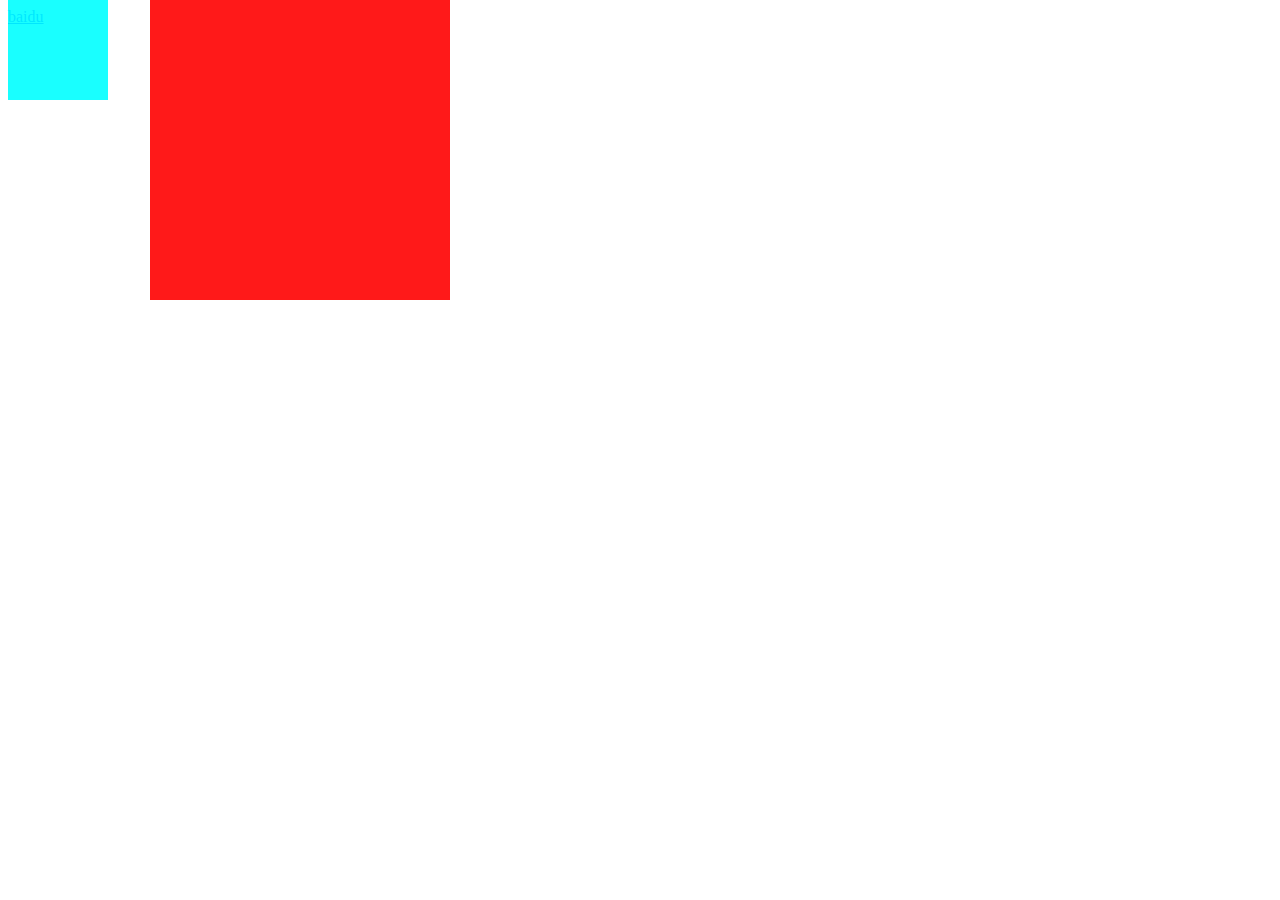
<file: index.html>
<!DOCTYPE html>
<html>
	<head>
		<meta charset="utf-8" />
		<meta name="viewport" content="width=device-width,initial-scale=1.0,user-scalable=no" />
		<title></title>
		<style type="text/css">
			.box{
				width: 100px;
				height: 100px;
				background: cyan;
				opacity: .9;
				position: absolute;
				top: 0;
			}
			.box2{
				width: 300px;
				height: 300px;
				background: red;
				opacity: .9;
				position: absolute;
				top: 0;
				left: 150px;
			}
		</style>
	</head>
	<body>
		<a href="https://www.baidu.com/">baidu</a>
		<div class="box" id="box"></div>
		<div class="box2" id="box2"></div>
		<script type="text/javascript">
			var box=document.getElementById("box");
			var box2=document.getElementById("box2");
			box.addEventListener("touchstart",function(ev){
					console.log("touchstart");
					ev.preventDefault();//阻止默认行为
					
			},false)
			box2.addEventListener("touchstart",function(ev){
				box2.innerHTML=ev.targetTouches.length;//测试触摸目标的触摸点
			})
			document.addEventListener("touchstart",function(ev){
				box.innerHTML=ev.touches.length;//测试有几个触摸点
			})
			document.addEventListener("touchmove",function(){
				console.log("touchmove")
			})
			document.addEventListener("touchend",function(){
				console.log("touchend")
			})
			box.addEventListener("touchend",function(){
				box.style.display="none";
			})
			/*document.addEventListener("touchstart",function(ev){
				ev.preventDefault();//阻止默认行为
				ev.touches.length;//触摸点
				ev.targetTouches.length;//目标触摸点
				ev.changeTouches,length;//移动的触摸点
			})*/
		</script>
	</body>
</html>
</file>
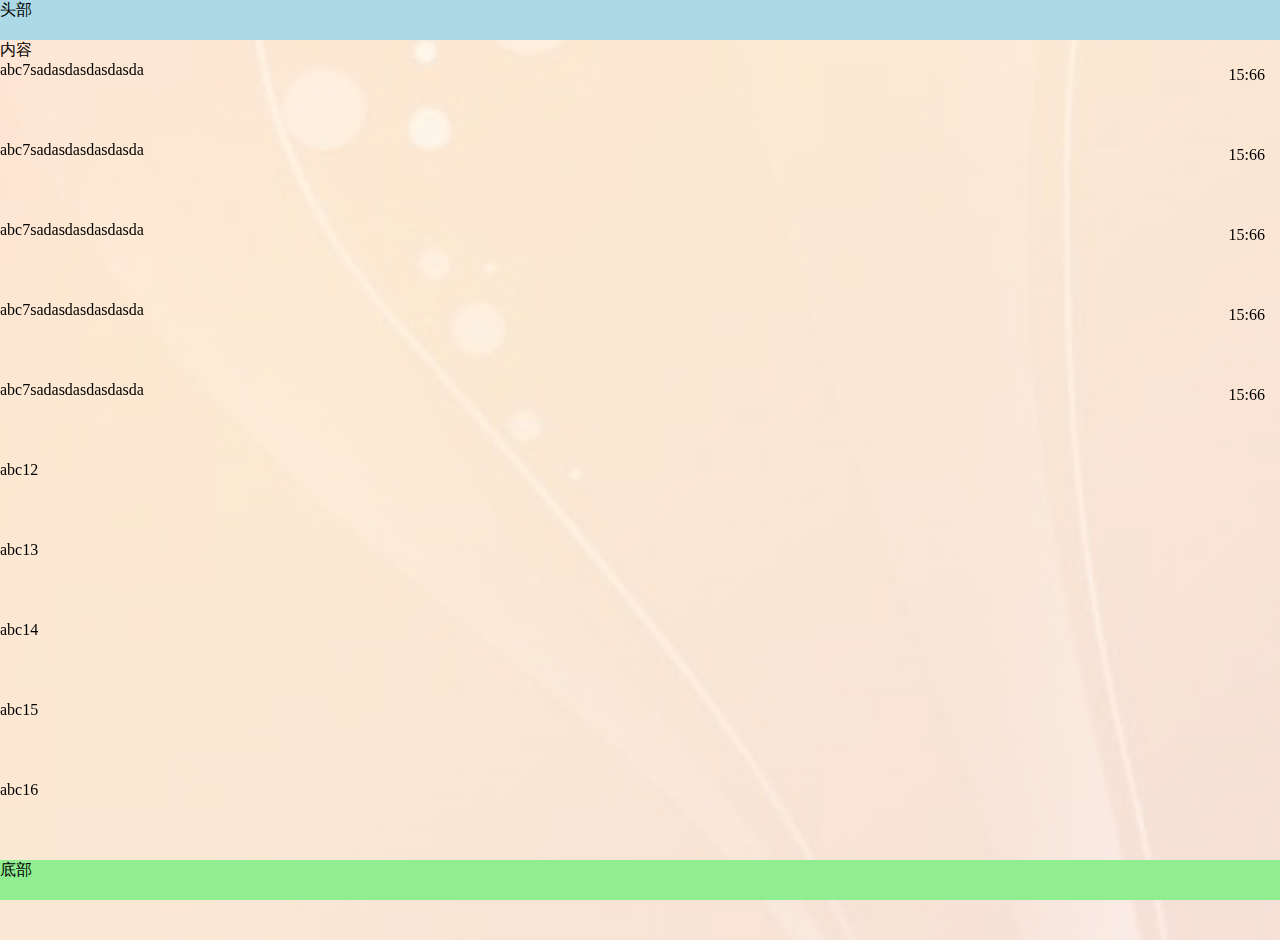
<file: mobile/index.html>
<!DOCTYPE html>
<html lang="en">
    <head>
        <meta charset="utf-8">
        <meta name="viewport" content="width=device-width, user-scalable=no, initial-scale=1.0, maximum-scale=1.0, minimum-scale=1.0" />
        <style>
       
        html{
            height: 100%;
            width: 100%;
        }
        body{
            width: 100%;height: 100%;margin: 0;
            /* background:yellow; */
           box-sizing:border-box;/*设置为怪异盒模型*/
        }
         header{
            width: 100%;height: 40px;
            background:lightblue;
            position: fixed;
         }
          section{
            width: 100%;height:100%;
            background:red;
            padding-top: 40px;
            overflow: auto;
            background:url(img/1.png);
            background-size:cover;
         }
          footer{
            width: 100%;height: 40px;
            background:lightgreen;
            position: fixed;
            bottom: 0;
         } 
         ul{
             margin: 0;padding: 0;list-style: none;
         }
         li{
            height: 80px;
            width: 100%;
            -webkit-box-sizing: border-box;
            position: relative;
            padding-right: 50px;
         }
         li p{
            width: 100%;
         }
         li span{
             position: absolute;
             right: 15px;
             top: 5px;  

         }
         .slh{
            text-overflow: ellipsis;
            overflow:hidden;
            white-space:nowrap; 
            
         }

        </style>
    </head>
    <body>
        <header>头部</header>
        <section>内容
      <ul>
           
            <li class="slh">abc7sadasdasdasdasda<span>15:66</span></li>
          <li class="slh">abc7sadasdasdasdasda<span>15:66</span></li>
          <li class="slh">abc7sadasdasdasdasda<span>15:66</span></li>
          <li class="slh">abc7sadasdasdasdasda<span>15:66</span></li>
         <li class="slh">abc7sadasdasdasdasda<span>15:66</span></li>
            <li>abc12</li>
            <li>abc13</li>
            <li>abc14</li>
            <li>abc15</li>
            <li>abc16</li>
            <li>abc17</li>
            <li>abc18</li>
            <li>abc19</li>
            <li>abc20</li>
            <li>abc21</li>
            <li>abc22</li>
            <li>abc23</li>
            <li>abc24</li>
            <li>abc25</li>
            <li>abc26</li>
            <li>abc27</li>
            <li>abc28</li>
            <li>abc29</li>
            <li>abc30</li>
            <li>abc31</li>
            <li>abc32</li>
            <li>abc33</li>
            <li>abc34</li>
            <li>abc35</li>
            <li>abc36</li>
            <li>abc37</li>
            <li>abc38</li>
            <li>abc39</li>
            <li>abc40</li>
            <li>abc41</li>
            <li>abc42</li>
            <li>abc43</li>
            <li>abc44</li>
            <li>abc45</li>
            <li>abc46</li>
            <li>abc47</li>
            <li>abc48</li>
            <li>abc49</li>
            <li>abc50</li>
            <li>abc51</li>
            <li>abc52</li>
            <li>abc53</li>
            <li>abc54</li>
            <li>abc55</li>
            <li>abc56</li>
            <li>abc57</li>
            <li>abc58</li>
            <li>abc59</li>
            <li>abc60</li>
            <li>abc61</li>
            <li>abc62</li>
            <li>abc63</li>
            <li>abc64</li>
            <li>abc65</li>
            <li>abc66</li>
            <li>abc67</li>
            <li>abc68</li>
            <li>abc69</li>
            <li>abc70</li>
            <li>abc71</li>
            <li>abc72</li>
            <li>abc73</li>
            <li>abc74</li>
            <li>abc75</li>
            <li>abc76</li>
            <li>abc77</li>
            <li>abc78</li>
            <li>abc79</li>
            <li>abc80</li>
            <li>abc81</li>
            <li>abc82</li>
            <li>abc83</li>
            <li>abc84</li>
            <li>abc85</li>
            <li>abc86</li>
            <li>abc87</li>
            <li>abc88</li>
            <li>abc89</li>
            <li>abc90</li>
            <li>abc91</li>
            <li>abc92</li>
            <li>abc93</li>
            <li>abc94</li>
            <li>abc95</li>
            <li>abc96</li>
            <li>abc97</li>
            <li>abc98</li>
            <li>abc99</li>
            <li>abc100</li>  
      </ul>
        </section>
        <footer>底部</footer>
    </body>
</html>
</file>
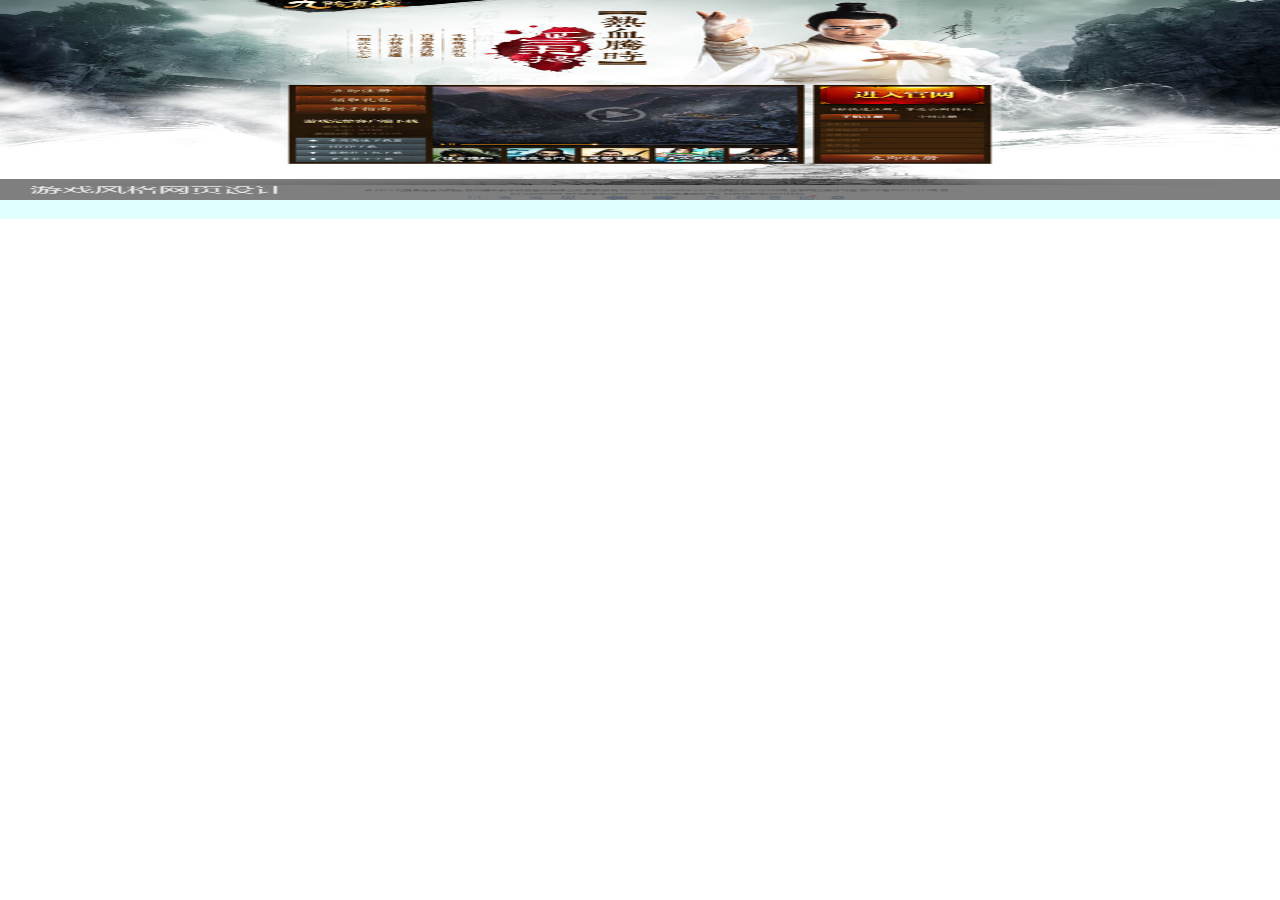
<file: new_file.html>
<!DOCTYPE html>
<html>
	<head>
		<meta charset="UTF-8">
		<meta name="viewport" content="width=device-width,initial-scale=1,minimum-scale=1,maximum-scale=1,user-scalable=no" />
		
		<title></title>
		<style type="text/css">
			*{
				-webkit-box-sizing: border-box;
			}
			html,body{
				margin: 0;
				width: 100%;
				height: 100%;
			}
			.container{
				width: 100%;
				height: 300px;
				overflow: hidden;
				position: relative;
			}
			ul{
				
				margin: 0;
				padding: 0;
				list-style: none;
				width: 400%;
				height: 300px;
				position: absolute;
			}
			ul li{
				width: 25%;
				float: left;
				background: lightcyan;
			}
			ul li img{
				width: 100%;
				height: 200px;
			}
		</style>
	</head>
	<body>
		<div class="container">
			<ul  id="list">
				<li><img src="img/1.jpg"/></li>
				<li><img src="img/2.jpg"/></li>
				<li><img src="img/3.jpg"/></li>
				<li><img src="img/4.jpg"/></li>
			</ul>
		</div>
		<script type="text/javascript">
			document.documentElement.style.fontSize=innerWidth/16+"px";
			function getStyle(obj,attr){
				return getComputedStyle(obj,null)[attr];
			}
			var list=document.getElementById("list");
			var lis=document.getElementsByTagName("li");
			var w=parseInt(getStyle(lis[0],"width"));
			var oleft=0;
			var n=0;//判断第几屏
			list.addEventListener("touchstart",function(ev){
				list.style.webkitTransition="none";
				var ex=ev.changedTouches[0].pageX;//触摸点的位置X坐标
				
				ev.preventDefault();//阻止默认行为
				oleft=this.offsetLeft;//ul(list)距离屏幕左边的距离
//				console.log(ev.changedTouches[0].pageX,ex)
				
				list.addEventListener("touchmove",function(ev){
					var dis=ev.changedTouches[0].pageX-ex;//移动的触摸点减去原本start的触摸点  得到手势方向和距离
//					console.log(ev.changedTouches[0].pageX,dis)
					
					list.style.left=oleft+dis+"px";//ul和屏幕的距离加上手动(触摸点)动的距离
				})
				list.addEventListener("touchend",function(ev){
					list.style.webkitTransition="all 300ms";
					n=Math.round(this.offsetLeft/w);
//					console.log(n,w,this.offsetLeft/w)
					if(n>0){
						n=0;
					}else if(n<-(lis.length-1)){
						n=-(lis.length-1);
					}
					list.style.left=n*w+"px";
				})
			})
		</script>
	</body>
</html>
</file>
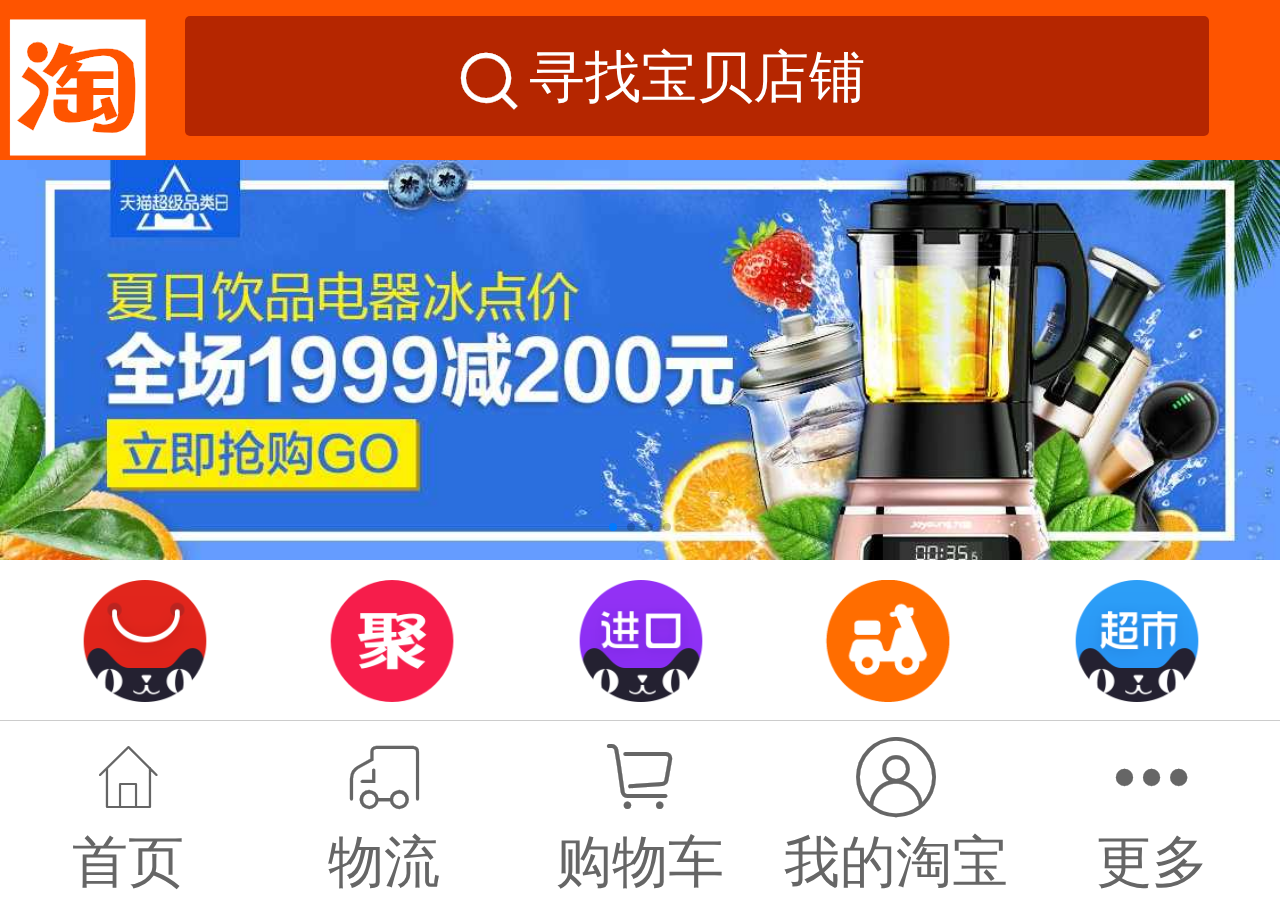
<file: taobao.html>
<!DOCTYPE html>
<html>
<head>
    <meta charset="utf-8">
    <meta name="viewport" content="width=device-width, user-scalable=no, initial-scale=1.0, maximum-scale=1.0, minimum-scale=1.0" />
    <title></title>
    <link rel="stylesheet" href="css/taobao.css" />
    <link rel="stylesheet" href="css/swiper-3.4.2.min.css" />
    <!-- <script src="js/jquery-3.1.1.min.js" type="text/javascript" charset="utf-8"></script> -->
    
    <script src="js/swiper-3.4.2.min.js" type="text/javascript" charset="utf-8"></script>
    <!-- <script src="js/taobao.js" type="text/javascript" charset="utf-8"></script> -->
</head>
<body>
    <div class="container">
        <header>
            <span><i class="iconfont">&#xe60f;</i></span>
            <div class="search"><input type="text" placeholder="寻找宝贝店铺"/><i class="iconfont">&#xe60c;</i></div>
        </header>

        <section>
            <div class="banner" id="box">
                <ul id="ul" class="swiper-wrapper">
                    <li class="swiper-slide"><img src="img2/banner1.jpg" alt="1" /></li>
                    <li class="swiper-slide"><img src="img2/banner2.jpg" alt="2" /></li>
                    <li class="swiper-slide"><img src="img2/banner3.jpg" alt="3" /></li>
                    <li class="swiper-slide"><img src="img2/banner4.jpg" alt="4" /></li>
                </ul>
                <div class="swiper-pagination"></div>
            </div>
            <div class="nav">
                <ul>
                    <li><img src="img2/nav_01.png" alt="1"><span>天猫</span></li>
                    <li><img src="img2/nav_02.png" alt="1"><span>聚划算</span></li>
                    <li><img src="img2/nav_03.png" alt="1"><span>天猫国际</span></li>
                    <li><img src="img2/nav_04.png" alt="1"><span>外卖</span></li>
                    <li><img src="img2/nav_05.png" alt="1"><span>天猫超市</span></li>
                    <li><img src="img2/nav_06.png" alt="1"><span>充值中心</span></li>
                    <li><img src="img2/nav_07.png" alt="1"><span>飞猪旅行</span></li>
                    <li><img src="img2/nav_08.png" alt="1"><span>领金币</span></li>
                    <li><img src="img2/nav_09.png" alt="1"><span>拍卖</span></li>
                    <li><img src="img2/nav_10.png" alt="1"><span>分类</span></li>
                </ul>
            </div>
            <div class="toutiao">
                <span class="toutiao_left"></span>
                
                    <span>最新</span>
                    <span>一片好的蚕丝面膜比你贴十根</span>
                
            </div>
            <div class="tqg">
                <div class="tqg_left"><img src="img2/hot_panel01.jpg" alt="1" /></div>
                <div class="tqg_right">
                    <div><img src="img2/hot_panel02.png" alt="2" /></div>
                    <div><img src="img2/hot_panel03.jpg" alt="3" /></div>
                    <div><img src="img2/hot_panel04.png" alt="4" /></div>
                </div>
                
            </div>
        </section>

        <footer>
            <ul>
                <li><i class="iconfont">&#xe63a;</i><span>首页</span></li>
                <li><i class="iconfont">&#xe668;</i><span>物流</span></li>
                <li><i class="iconfont">&#xe601;</i><span>购物车</span></li>
                <li><i class="iconfont">&#xe61d;</i><span>我的淘宝</span></li>
                <li><i class="iconfont">&#xe602;</i><span>更多</span></li>
            </ul>
        </footer>
    </div>
    
</body>
<script src="js/taobao.js" type="text/javascript" charset="utf-8">
</script>
<script>
    (window.onresize=function(){
        document.documentElement.style.fontSize=innerWidth/16+"px";
    })();
</script>
</html>
</file>
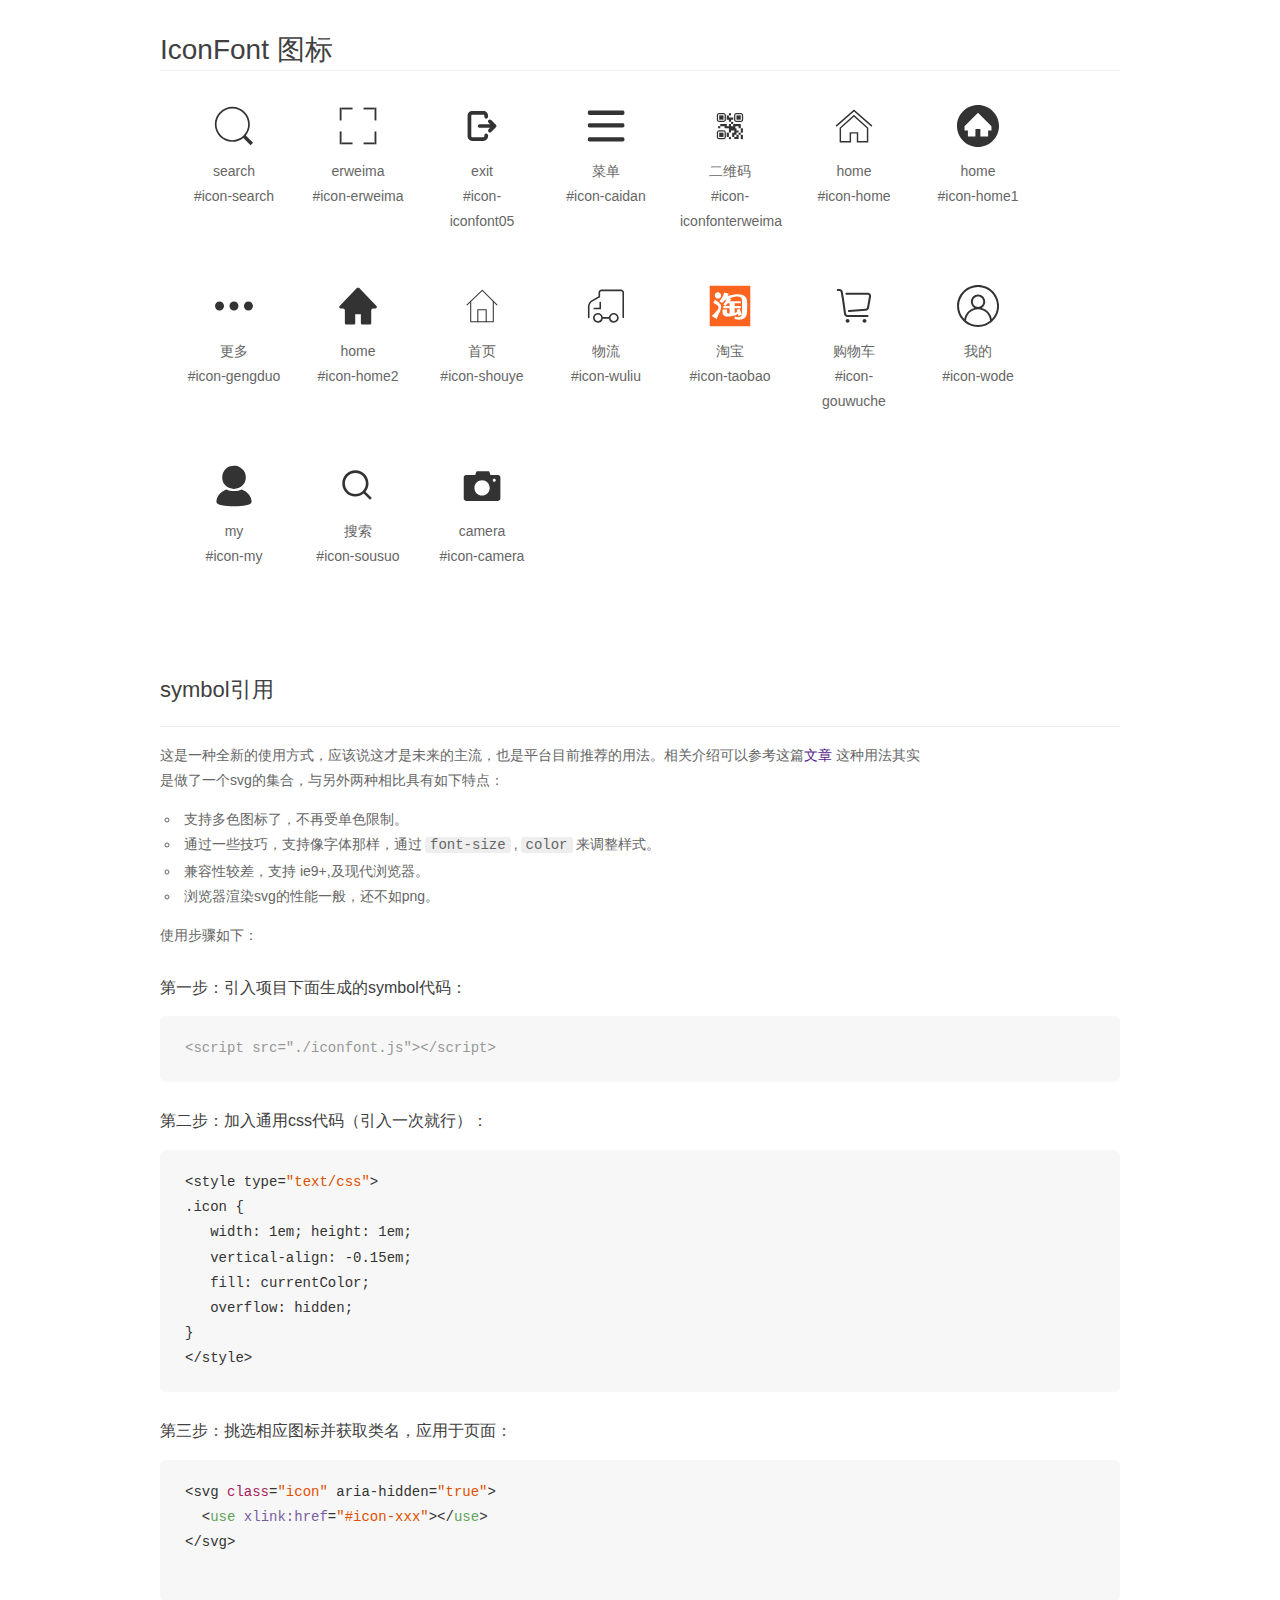
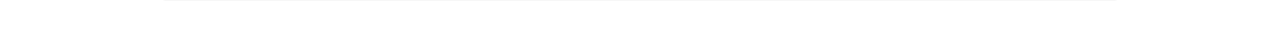
<file: iconfont/demo_symbol.html>
<!DOCTYPE html>
<html>
<head>
    <meta charset="utf-8"/>
    <title>IconFont</title>
    <link rel="stylesheet" href="demo.css">
    <script src="iconfont.js"></script>

    <style type="text/css">
        .icon {
          /* 通过设置 font-size 来改变图标大小 */
          width: 1em; height: 1em;
          /* 图标和文字相邻时，垂直对齐 */
          vertical-align: -0.15em;
          /* 通过设置 color 来改变 SVG 的颜色/fill */
          fill: currentColor;
          /* path 和 stroke 溢出 viewBox 部分在 IE 下会显示
             normalize.css 中也包含这行 */
          overflow: hidden;
        }

    </style>
</head>
<body>
    <div class="main markdown">
        <h1>IconFont 图标</h1>
        <ul class="icon_lists clear">
            
                <li>
                    <svg class="icon" aria-hidden="true">
                        <use xlink:href="#icon-search"></use>
                    </svg>
                    <div class="name">search</div>
                    <div class="fontclass">#icon-search</div>
                </li>
            
                <li>
                    <svg class="icon" aria-hidden="true">
                        <use xlink:href="#icon-erweima"></use>
                    </svg>
                    <div class="name">erweima</div>
                    <div class="fontclass">#icon-erweima</div>
                </li>
            
                <li>
                    <svg class="icon" aria-hidden="true">
                        <use xlink:href="#icon-iconfont05"></use>
                    </svg>
                    <div class="name">exit</div>
                    <div class="fontclass">#icon-iconfont05</div>
                </li>
            
                <li>
                    <svg class="icon" aria-hidden="true">
                        <use xlink:href="#icon-caidan"></use>
                    </svg>
                    <div class="name">菜单</div>
                    <div class="fontclass">#icon-caidan</div>
                </li>
            
                <li>
                    <svg class="icon" aria-hidden="true">
                        <use xlink:href="#icon-iconfonterweima"></use>
                    </svg>
                    <div class="name">二维码</div>
                    <div class="fontclass">#icon-iconfonterweima</div>
                </li>
            
                <li>
                    <svg class="icon" aria-hidden="true">
                        <use xlink:href="#icon-home"></use>
                    </svg>
                    <div class="name">home</div>
                    <div class="fontclass">#icon-home</div>
                </li>
            
                <li>
                    <svg class="icon" aria-hidden="true">
                        <use xlink:href="#icon-home1"></use>
                    </svg>
                    <div class="name">home</div>
                    <div class="fontclass">#icon-home1</div>
                </li>
            
                <li>
                    <svg class="icon" aria-hidden="true">
                        <use xlink:href="#icon-gengduo"></use>
                    </svg>
                    <div class="name">更多</div>
                    <div class="fontclass">#icon-gengduo</div>
                </li>
            
                <li>
                    <svg class="icon" aria-hidden="true">
                        <use xlink:href="#icon-home2"></use>
                    </svg>
                    <div class="name">home</div>
                    <div class="fontclass">#icon-home2</div>
                </li>
            
                <li>
                    <svg class="icon" aria-hidden="true">
                        <use xlink:href="#icon-shouye"></use>
                    </svg>
                    <div class="name">首页</div>
                    <div class="fontclass">#icon-shouye</div>
                </li>
            
                <li>
                    <svg class="icon" aria-hidden="true">
                        <use xlink:href="#icon-wuliu"></use>
                    </svg>
                    <div class="name">物流</div>
                    <div class="fontclass">#icon-wuliu</div>
                </li>
            
                <li>
                    <svg class="icon" aria-hidden="true">
                        <use xlink:href="#icon-taobao"></use>
                    </svg>
                    <div class="name">淘宝</div>
                    <div class="fontclass">#icon-taobao</div>
                </li>
            
                <li>
                    <svg class="icon" aria-hidden="true">
                        <use xlink:href="#icon-gouwuche"></use>
                    </svg>
                    <div class="name">购物车</div>
                    <div class="fontclass">#icon-gouwuche</div>
                </li>
            
                <li>
                    <svg class="icon" aria-hidden="true">
                        <use xlink:href="#icon-wode"></use>
                    </svg>
                    <div class="name">我的</div>
                    <div class="fontclass">#icon-wode</div>
                </li>
            
                <li>
                    <svg class="icon" aria-hidden="true">
                        <use xlink:href="#icon-my"></use>
                    </svg>
                    <div class="name">my</div>
                    <div class="fontclass">#icon-my</div>
                </li>
            
                <li>
                    <svg class="icon" aria-hidden="true">
                        <use xlink:href="#icon-sousuo"></use>
                    </svg>
                    <div class="name">搜索</div>
                    <div class="fontclass">#icon-sousuo</div>
                </li>
            
                <li>
                    <svg class="icon" aria-hidden="true">
                        <use xlink:href="#icon-camera"></use>
                    </svg>
                    <div class="name">camera</div>
                    <div class="fontclass">#icon-camera</div>
                </li>
            
        </ul>


        <h2 id="symbol-">symbol引用</h2>
        <hr>

        <p>这是一种全新的使用方式，应该说这才是未来的主流，也是平台目前推荐的用法。相关介绍可以参考这篇<a href="">文章</a>
        这种用法其实是做了一个svg的集合，与另外两种相比具有如下特点：</p>
        <ul>
          <li>支持多色图标了，不再受单色限制。</li>
          <li>通过一些技巧，支持像字体那样，通过<code>font-size</code>,<code>color</code>来调整样式。</li>
          <li>兼容性较差，支持 ie9+,及现代浏览器。</li>
          <li>浏览器渲染svg的性能一般，还不如png。</li>
        </ul>
        <p>使用步骤如下：</p>
        <h3 id="-symbol-">第一步：引入项目下面生成的symbol代码：</h3>
        <pre><code class="lang-js hljs javascript"><span class="hljs-comment">&lt;script src="./iconfont.js"&gt;&lt;/script&gt;</span></code></pre>
        <h3 id="-css-">第二步：加入通用css代码（引入一次就行）：</h3>
        <pre><code class="lang-js hljs javascript">&lt;style type=<span class="hljs-string">"text/css"</span>&gt;
.icon {
   width: <span class="hljs-number">1</span>em; height: <span class="hljs-number">1</span>em;
   vertical-align: <span class="hljs-number">-0.15</span>em;
   fill: currentColor;
   overflow: hidden;
}
&lt;<span class="hljs-regexp">/style&gt;</span></code></pre>
        <h3 id="-">第三步：挑选相应图标并获取类名，应用于页面：</h3>
        <pre><code class="lang-js hljs javascript">&lt;svg <span class="hljs-class"><span class="hljs-keyword">class</span></span>=<span class="hljs-string">"icon"</span> aria-hidden=<span class="hljs-string">"true"</span>&gt;<span class="xml"><span class="hljs-tag">
  &lt;<span class="hljs-name">use</span> <span class="hljs-attr">xlink:href</span>=<span class="hljs-string">"#icon-xxx"</span>&gt;</span><span class="hljs-tag">&lt;/<span class="hljs-name">use</span>&gt;</span>
</span>&lt;<span class="hljs-regexp">/svg&gt;
        </span></code></pre>
    </div>
</body>
</html>
</file>
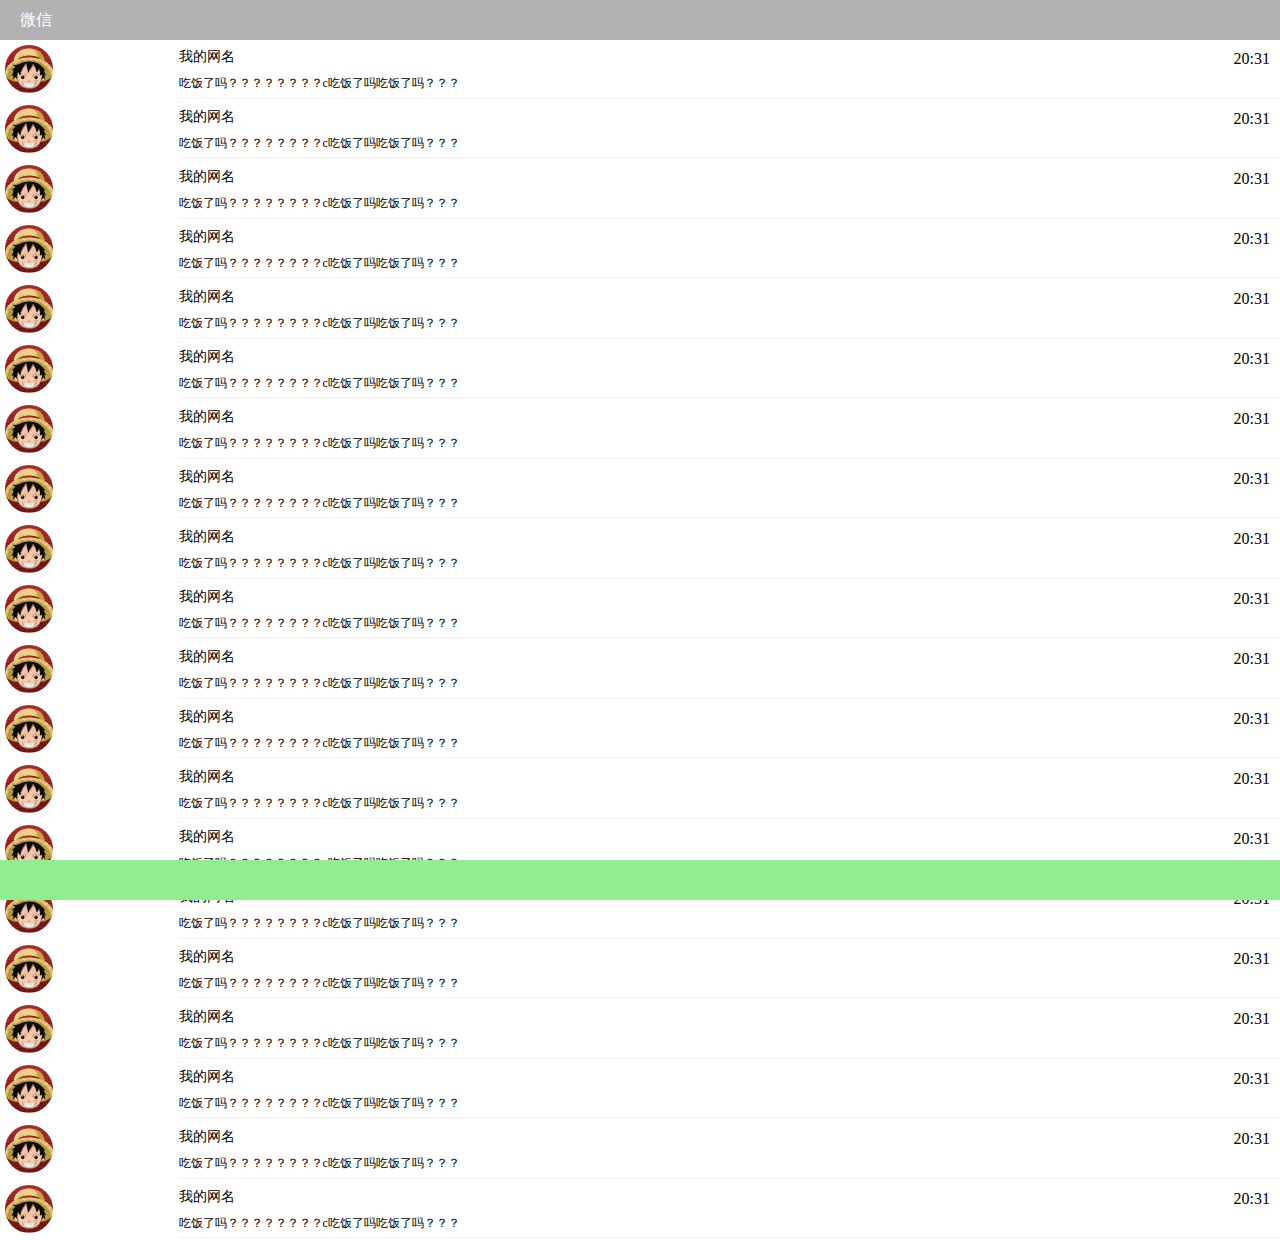
<file: mobile/qq.html>
<!DOCTYPE html>
<html lang="en">
    <head>
        <meta charset="utf-8">
        <meta name="viewport" content="width=device-width, user-scalable=no, initial-scale=1.0, maximum-scale=1.0, minimum-scale=1.0" />
        <style>
        *{
            margin: 0;
            padding: 0; box-sizing:border-box;
        }
          html{
            width: 100%;height: 100%;
          }
           body{
            width: 100%;height: 100%;margin: 0; box-sizing:border-box;
          }
          ul,ol{
            margin:0;
            padding: 0;
            list-style: none;
          }
          header{
            width: 100%;
            height: 40px;
            text-align: left;
            padding-left: 20px;
            -webkit-box-sizing:border-box;
            font-size: 16px;
            background-color: #b2b2b2;
            color:#fff;
            line-height: 40px;
          }
          section ul li{
            width: 100%;
            height:60px;
            -webkit-box-sizing:border-box;
            box-sizing: border-box;
            padding:5px;
            position: relative;
             text-overflow: ellipsis;
            overflow:hidden;
            white-space:nowrap; 
            
          }
          section ul li img{
            width: 48px;
            height: 48px;
            float:left;
            border-radius: 50%;
          }
          section ul li div{
            float: left;
            width: 100%;
            height: 100%;
            margin-left: 20px;
            border-bottom: 1px solid #efefef;
            position: absolute;
            padding-right: 100px;
            transform: translate(12%,-11%);

        }
           section ul li div h4{
                margin-top: 5px;
                font-size:14px;
                line-height: 2;
                font-weight: normal;
                 text-overflow: ellipsis;
            overflow:hidden;
            white-space:nowrap; 
           }
           section ul li div p{
                line-height: 2;
                font-size: 12px;
                 text-overflow: ellipsis;
            overflow:hidden;
            white-space:nowrap; 
           }
           section ul li span{
            position: absolute;
            top: 10px;
            right: 10px;
           }
            footer{
            width: 100%;height: 40px;
            background:lightgreen;
            position: fixed;
            bottom: 0;
         } 
        </style>
    </head>
    <body>
    <header>微信</header>
    <section>
        <ul>
            <li>
                <img src="img/2.png" height="147" width="147" alt="" />
                <div>
                    <h4>我的网名</h4>
                    <p>吃饭了吗？？？？？？？？c吃饭了吗吃饭了吗？？？</p>
                </div>
                <span>20:31</span>
            </li>
            <li>
                <img src="img/2.png" height="147" width="147" alt="" />
                <div>
                    <h4>我的网名</h4>
                    <p>吃饭了吗？？？？？？？？c吃饭了吗吃饭了吗？？？</p>
                </div>
                <span>20:31</span>
            </li>  
            <li>
                <img src="img/2.png" height="147" width="147" alt="" />
                <div>
                    <h4>我的网名</h4>
                    <p>吃饭了吗？？？？？？？？c吃饭了吗吃饭了吗？？？</p>
                </div>
                <span>20:31</span>
            </li>             <li>
                <img src="img/2.png" height="147" width="147" alt="" />
                <div>
                    <h4>我的网名</h4>
                    <p>吃饭了吗？？？？？？？？c吃饭了吗吃饭了吗？？？</p>
                </div>
                <span>20:31</span>
            </li>             <li>
                <img src="img/2.png" height="147" width="147" alt="" />
                <div>
                    <h4>我的网名</h4>
                    <p>吃饭了吗？？？？？？？？c吃饭了吗吃饭了吗？？？</p>
                </div>
                <span>20:31</span>
            </li>             <li>
                <img src="img/2.png" height="147" width="147" alt="" />
                <div>
                    <h4>我的网名</h4>
                    <p>吃饭了吗？？？？？？？？c吃饭了吗吃饭了吗？？？</p>
                </div>
                <span>20:31</span>
            </li>             <li>
                <img src="img/2.png" height="147" width="147" alt="" />
                <div>
                    <h4>我的网名</h4>
                    <p>吃饭了吗？？？？？？？？c吃饭了吗吃饭了吗？？？</p>
                </div>
                <span>20:31</span>
            </li>             <li>
                <img src="img/2.png" height="147" width="147" alt="" />
                <div>
                    <h4>我的网名</h4>
                    <p>吃饭了吗？？？？？？？？c吃饭了吗吃饭了吗？？？</p>
                </div>
                <span>20:31</span>
            </li>             <li>
                <img src="img/2.png" height="147" width="147" alt="" />
                <div>
                    <h4>我的网名</h4>
                    <p>吃饭了吗？？？？？？？？c吃饭了吗吃饭了吗？？？</p>
                </div>
                <span>20:31</span>
            </li>             <li>
                <img src="img/2.png" height="147" width="147" alt="" />
                <div>
                    <h4>我的网名</h4>
                    <p>吃饭了吗？？？？？？？？c吃饭了吗吃饭了吗？？？</p>
                </div>
                <span>20:31</span>
            </li>             <li>
                <img src="img/2.png" height="147" width="147" alt="" />
                <div>
                    <h4>我的网名</h4>
                    <p>吃饭了吗？？？？？？？？c吃饭了吗吃饭了吗？？？</p>
                </div>
                <span>20:31</span>
            </li>             <li>
                <img src="img/2.png" height="147" width="147" alt="" />
                <div>
                    <h4>我的网名</h4>
                    <p>吃饭了吗？？？？？？？？c吃饭了吗吃饭了吗？？？</p>
                </div>
                <span>20:31</span>
            </li>             <li>
                <img src="img/2.png" height="147" width="147" alt="" />
                <div>
                    <h4>我的网名</h4>
                    <p>吃饭了吗？？？？？？？？c吃饭了吗吃饭了吗？？？</p>
                </div>
                <span>20:31</span>
            </li>             <li>
                <img src="img/2.png" height="147" width="147" alt="" />
                <div>
                    <h4>我的网名</h4>
                    <p>吃饭了吗？？？？？？？？c吃饭了吗吃饭了吗？？？</p>
                </div>
                <span>20:31</span>
            </li>             <li>
                <img src="img/2.png" height="147" width="147" alt="" />
                <div>
                    <h4>我的网名</h4>
                    <p>吃饭了吗？？？？？？？？c吃饭了吗吃饭了吗？？？</p>
                </div>
                <span>20:31</span>
            </li>             <li>
                <img src="img/2.png" height="147" width="147" alt="" />
                <div>
                    <h4>我的网名</h4>
                    <p>吃饭了吗？？？？？？？？c吃饭了吗吃饭了吗？？？</p>
                </div>
                <span>20:31</span>
            </li>             <li>
                <img src="img/2.png" height="147" width="147" alt="" />
                <div>
                    <h4>我的网名</h4>
                    <p>吃饭了吗？？？？？？？？c吃饭了吗吃饭了吗？？？</p>
                </div>
                <span>20:31</span>
            </li>             <li>
                <img src="img/2.png" height="147" width="147" alt="" />
                <div>
                    <h4>我的网名</h4>
                    <p>吃饭了吗？？？？？？？？c吃饭了吗吃饭了吗？？？</p>
                </div>
                <span>20:31</span>
            </li>             <li>
                <img src="img/2.png" height="147" width="147" alt="" />
                <div>
                    <h4>我的网名</h4>
                    <p>吃饭了吗？？？？？？？？c吃饭了吗吃饭了吗？？？</p>
                </div>
                <span>20:31</span>
            </li>             <li>
                <img src="img/2.png" height="147" width="147" alt="" />
                <div>
                    <h4>我的网名</h4>
                    <p>吃饭了吗？？？？？？？？c吃饭了吗吃饭了吗？？？</p>
                </div>
                <span>20:31</span>
            </li>             
        </ul>
    </section>
    <footer></footer>
    </body>
</html>
</file>
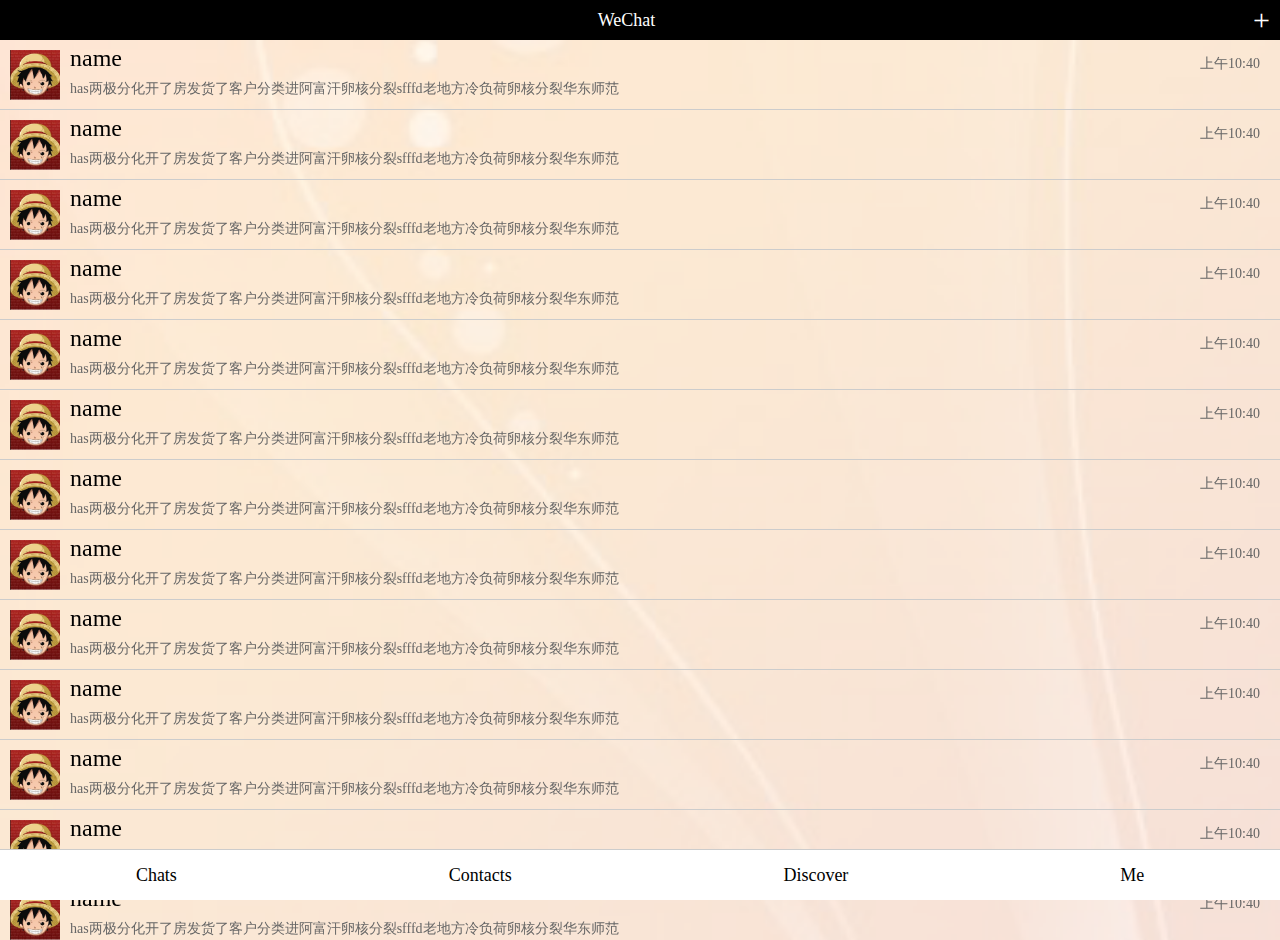
<file: mobile/wechat.html>
<!DOCTYPE html>
<html>
<head>
    <meta charset="UTF-8">
     <meta name="viewport" content="width=device-width, user-scalable=no, initial-scale=1.0, maximum-scale=1.0, minimum-scale=1.0" />
    <title></title>
    <style type="text/css">
        *{
            margin: 0;
            padding: 0;
        }
       html{
        width: 100%;
        height: 100%;
       }
       body{
        width: 100%;
        height: 100%;
        margin: 0;
        box-sizing:border-box;
       }
       header{
        width: 100%;
        height: 40px;
        background: #000;
        position: fixed;
        text-align: center;
        line-height: 40px;
        color: #fff;
        font-size: 18px;
       }
       header span{
        float: right;
        font-size: 30px;
        margin-right: 10px;
       }
       section{
        width: 100%;
        height: 100%;
        padding-top: 40px;
        overflow: auto;
        background: url(img/1.png);
        background-size: cover;
       }
       section ul{
        list-style: none;
       }
       section ul li{
        width: 100%;
        height: 70px;
        box-sizing: border-box;
       padding: 10px;
        border-bottom: 1px solid #ccc;
        position: relative;

       }
       section ul li img{
        width: 50px;
        height: 50px;
        display: inline-block;
       }
       section ul li div{
        position: absolute;
        top: 5px;
        left: 70px;
        width: 100%;
       }
       section ul li div .name{
        font-size: 24px;
        float: left;
        color: #000;

       }
       section ul li div .time{
        font-size: 14px;
        color:#666;
        position: absolute;
        right: 90px;
        top: 10px;
       }
       section ul li span{
        color: #666;
        font-size: 14px;
        text-overflow:ellipsis;
        overflow: hidden;
        white-space: nowrap;
        width: 80%;
        position: absolute;
        left: 70px;
        top: 40px;
       }
       footer{
        width: 100%;
        height: 50px;
        background: #fff;
        border-top: 1px solid #ccc;
        position: fixed;
        bottom: 0;
        
       }
       footer ul{
        list-style: none;
        display: flex;
        justify-content:space-around;
       }
       footer ul li{
        float: left;
        height: 50px;
        text-align: center;
        line-height: 50px;
        font-size: 18px;
       }
    </style>
</head>
<body>
    <header>WeChat
        <span>+</span>
    </header>
    <section>

        <ul id="ul">
            <li><img src="img/2.png"><div><p class="name">name</p><p class="time">上午10:40</p></div><span>has两极分化开了房发货了客户分类进阿富汗卵核分裂sfffd老地方冷负荷卵核分裂华东师范</span></li>
            <li><img src="img/2.png"><div><p class="name">name</p><p class="time">上午10:40</p></div><span>has两极分化开了房发货了客户分类进阿富汗卵核分裂sfffd老地方冷负荷卵核分裂华东师范</span></li>
            <li><img src="img/2.png"><div><p class="name">name</p><p class="time">上午10:40</p></div><span>has两极分化开了房发货了客户分类进阿富汗卵核分裂sfffd老地方冷负荷卵核分裂华东师范</span></li>
            <li><img src="img/2.png"><div><p class="name">name</p><p class="time">上午10:40</p></div><span>has两极分化开了房发货了客户分类进阿富汗卵核分裂sfffd老地方冷负荷卵核分裂华东师范</span></li>
            <li><img src="img/2.png"><div><p class="name">name</p><p class="time">上午10:40</p></div><span>has两极分化开了房发货了客户分类进阿富汗卵核分裂sfffd老地方冷负荷卵核分裂华东师范</span></li>
            <li><img src="img/2.png"><div><p class="name">name</p><p class="time">上午10:40</p></div><span>has两极分化开了房发货了客户分类进阿富汗卵核分裂sfffd老地方冷负荷卵核分裂华东师范</span></li>
            <li><img src="img/2.png"><div><p class="name">name</p><p class="time">上午10:40</p></div><span>has两极分化开了房发货了客户分类进阿富汗卵核分裂sfffd老地方冷负荷卵核分裂华东师范</span></li>
            <li><img src="img/2.png"><div><p class="name">name</p><p class="time">上午10:40</p></div><span>has两极分化开了房发货了客户分类进阿富汗卵核分裂sfffd老地方冷负荷卵核分裂华东师范</span></li>
            <li><img src="img/2.png"><div><p class="name">name</p><p class="time">上午10:40</p></div><span>has两极分化开了房发货了客户分类进阿富汗卵核分裂sfffd老地方冷负荷卵核分裂华东师范</span></li>
            <li><img src="img/2.png"><div><p class="name">name</p><p class="time">上午10:40</p></div><span>has两极分化开了房发货了客户分类进阿富汗卵核分裂sfffd老地方冷负荷卵核分裂华东师范</span></li>
            <li><img src="img/2.png"><div><p class="name">name</p><p class="time">上午10:40</p></div><span>has两极分化开了房发货了客户分类进阿富汗卵核分裂sfffd老地方冷负荷卵核分裂华东师范</span></li>
            <li><img src="img/2.png"><div><p class="name">name</p><p class="time">上午10:40</p></div><span>has两极分化开了房发货了客户分类进阿富汗卵核分裂sfffd老地方冷负荷卵核分裂华东师范</span></li>
            <li><img src="img/2.png"><div><p class="name">name</p><p class="time">上午10:40</p></div><span>has两极分化开了房发货了客户分类进阿富汗卵核分裂sfffd老地方冷负荷卵核分裂华东师范</span></li>
            <li><img src="img/2.png"><div><p class="name">name</p><p class="time">上午10:40</p></div><span>has两极分化开了房发货了客户分类进阿富汗卵核分裂sfffd老地方冷负荷卵核分裂华东师范</span></li>
            <li><img src="img/2.png"><div><p class="name">name</p><p class="time">上午10:40</p></div><span>has两极分化开了房发货了客户分类进阿富汗卵核分裂sfffd老地方冷负荷卵核分裂华东师范</span></li>
            <li><img src="img/2.png"><div><p class="name">name</p><p class="time">上午10:40</p></div><span>has两极分化开了房发货了客户分类进阿富汗卵核分裂sfffd老地方冷负荷卵核分裂华东师范</span></li>
            <li><img src="img/2.png"><div><p class="name">name</p><p class="time">上午10:40</p></div><span>has两极分化开了房发货了客户分类进阿富汗卵核分裂sfffd老地方冷负荷卵核分裂华东师范</span></li>
            <li><img src="img/2.png"><div><p class="name">name</p><p class="time">上午10:40</p></div><span>has两极分化开了房发货了客户分类进阿富汗卵核分裂sfffd老地方冷负荷卵核分裂华东师范</span></li>


        </ul>

    </section>
    <footer>
        <ul>
            <li>Chats</li>
            <li>Contacts</li>
            <li>Discover</li>
            <li>Me</li>
        </ul>
    </footer>
</body>
<script type="text/javascript">
  
</script>
</html>
</file>
<file: css/taobao.css>
.container header {
  width: 100%;
  height: 2rem; }

@font-face {
  font-family: 'iconfont';
  src: url("../iconfont/font/iconfont.eot");
  src: url("../iconfont/font/iconfont.eot?#iefix") format("embedded-opentype"), url("../iconfont/font/iconfont.woff") format("woff"), url("../iconfont/font/iconfont.ttf") format("truetype"), url("iconfont.svg#iconfont") format("svg"); }
.iconfont {
  font-family: "iconfont" !important;
  font-size: 16px;
  font-style: normal;
  -webkit-font-smoothing: antialiased;
  -webkit-text-stroke-width: 0.2px;
  -moz-osx-font-smoothing: grayscale; }

* {
  margin: 0;
  padding: 0;
  -webkit-box-sizing: border-box; }

body, html {
  width: 100%;
  height: 100%; }

ul, ol {
  list-style: none; }

input::-webkit-input-placeholder, textarea::-webkit-input-placeholder {
  color: #fff; }

input:-moz-placeholder, textarea:-moz-placeholder {
  color: #fff; }

input::-moz-placeholder, textarea::-moz-placeholder {
  color: #fff; }

input:-ms-input-placeholder, textarea:-ms-input-placeholder {
  color: #fff; }

.container {
  overflow: hidden;
  display: flex;
  flex-direction: column;
  width: 100%;
  height: 100%; }
  .container header {
    background: #fe5400;
    padding: 0.1rem;
    position: relative; }
    .container header span {
      display: inline-block;
      width: 14%;
      height: 2rem; }
      .container header span i {
        color: #fff;
        font-size: 1.75rem;
        line-height: 2rem; }
    .container header .search {
      position: absolute;
      top: 0.2rem;
      display: inline-block;
      width: 80%;
      height: 1.5rem; }
      .container header .search i {
        font-size: 1rem;
        color: #fff;
        position: absolute;
        left: 26%;
        top: 0.3rem; }
      .container header .search input {
        background: #b52600;
        width: 100%;
        height: 1.5rem;
        border-radius: 5px;
        text-align: center;
        border: none;
        font-size: 0.7rem; }
  .container section {
    overflow: auto;
    flex: 1;
    background: #ccc; }
    .container section .banner {
      width: 100%;
      height: 5rem;
      position: relative;
      overflow: hidden; }
      .container section .banner ul {
        width: 500%;
        height: 5rem;
        position: absolute; }
        .container section .banner ul li {
          width: 20%;
          float: left; }
          .container section .banner ul li img {
            width: 100%;
            height: 5rem; }
      .container section .banner ol {
        position: absolute;
        right: 0.5rem;
        bottom: 0.25rem; }
        .container section .banner ol li {
          width: 0.5rem;
          height: 0.5rem;
          background: #fff;
          border: 1px solid #ccc;
          border-radius: 100%;
          float: left;
          margin-left: 0.5rem; }
      .container section .banner ol li.current {
        background: #fe5400 !important; }
    .container section .nav {
      background: #fff;
      width: 100%;
      display: flex;
      padding: 0.25rem; }
      .container section .nav ul {
        display: flex;
        flex: 1;
        flex-wrap: wrap; }
        .container section .nav ul li {
          align-items: center;
          width: 100%;
          display: flex;
          flex: 1 1 20%;
          flex-direction: column;
          text-align: center; }
          .container section .nav ul li img {
            width: 70%; }
          .container section .nav ul li span {
            color: #666;
            margin-top: 0.25rem;
            height: 0.9rem;
            font-size: 0.6rem; }
    .container section .toutiao {
      display: block;
      background: #fff;
      width: 100%;
      height: 1.5rem;
      padding: 0.25rem 0px; }
      .container section .toutiao span:nth-child(1) {
        background: url(../img2/taobao_hbar.png) center center/3rem 0.9rem no-repeat;
        display: inline-block;
        width: 20%;
        height: 100%;
        border-right: 1px solid #ccc; }
      .container section .toutiao span:nth-child(2) {
        display: inline-block;
        /* margin:0.125rem 0.15625rem 0.125rem 0.28125rem; */
        /* padding: 0px 0.0625rem; */
        height: 0.85rem;
        line-height: 0.85rem;
        border: 1px solid #d81421;
        border-radius: 0.125rem;
        color: #d81421;
        font-size: 0.6rem;
        text-align: center;
        overflow: hidden;
        max-width: 1.7rem; }
      .container section .toutiao span:nth-child(3) {
        display: inline-block;
        overflow: hidden;
        margin: 0.125rem 0px;
        height: 0.8rem;
        width: 65%;
        line-height: 0.8rem;
        font-size: 0.7rem;
        text-align: center; }
    .container section .tqg {
      width: 100%;
      position: relative;
      overflow: hidden;
      background: #fff;
      margin-top: 0.5rem;
      display: flex;
      flex: 1;
      padding: 0; }
      .container section .tqg .tqg_left {
        width: 33%;
        height: 8rem;
        border-right: 1px solid #ccc;
        overflow: hidden; }
        .container section .tqg .tqg_left img {
          width: 100%;
          height: 100%; }
      .container section .tqg .tqg_right {
        display: flex;
        flex: 1;
        flex-wrap: wrap;
        width: 66%;
        height: 100%;
        overflow: hidden; }
        .container section .tqg .tqg_right div:nth-child(1) {
          width: 100%;
          height: 3.7rem;
          border-bottom: 1px solid #ccc; }
          .container section .tqg .tqg_right div:nth-child(1) img {
            width: 100%;
            height: 100%; }
        .container section .tqg .tqg_right div:nth-child(2) {
          width: 50%;
          height: 4.2875rem;
          border-right: 1px solid #ccc; }
          .container section .tqg .tqg_right div:nth-child(2) img {
            width: 100%;
            height: 100%; }
        .container section .tqg .tqg_right div:nth-child(3) {
          width: 50%;
          height: 4.2875rem; }
          .container section .tqg .tqg_right div:nth-child(3) img {
            width: 100%;
            height: 100%; }
  .container footer {
    width: 100%;
    height: 2.25rem;
    background: #fff;
    border-top: 1px solid #ccc;
    display: flex; }
    .container footer ul {
      list-style: none;
      display: flex;
      flex: 1; }
      .container footer ul li {
        width: 100%;
        color: #666;
        display: flex;
        flex: 1;
        flex-direction: column;
        text-align: center;
        padding-top: 0.1rem; }
        .container footer ul li i {
          width: 100%;
          height: 1.2rem;
          line-height: 1.2rem;
          font-size: 1rem; }
        .container footer ul li span {
          width: 100%;
          height: 0.9rem;
          font-size: 0.7rem; }

/*# sourceMappingURL=taobao.css.map */
</file>
<file: iconfont/demo.css>
*{margin: 0;padding: 0;list-style: none;}
/*
KISSY CSS Reset
理念：1. reset 的目的不是清除浏览器的默认样式，这仅是部分工作。清除和重置是紧密不可分的。
2. reset 的目的不是让默认样式在所有浏览器下一致，而是减少默认样式有可能带来的问题。
3. reset 期望提供一套普适通用的基础样式。但没有银弹，推荐根据具体需求，裁剪和修改后再使用。
特色：1. 适应中文；2. 基于最新主流浏览器。
维护：玉伯<lifesinger@gmail.com>, 正淳<ragecarrier@gmail.com>
 */

/** 清除内外边距 **/
body, h1, h2, h3, h4, h5, h6, hr, p, blockquote, /* structural elements 结构元素 */
dl, dt, dd, ul, ol, li, /* list elements 列表元素 */
pre, /* text formatting elements 文本格式元素 */
form, fieldset, legend, button, input, textarea, /* form elements 表单元素 */
th, td /* table elements 表格元素 */ {
  margin: 0;
  padding: 0;
}

/** 设置默认字体 **/
body,
button, input, select, textarea /* for ie */ {
  font: 12px/1.5 tahoma, arial, \5b8b\4f53, sans-serif;
}
h1, h2, h3, h4, h5, h6 { font-size: 100%; }
address, cite, dfn, em, var { font-style: normal; } /* 将斜体扶正 */
code, kbd, pre, samp { font-family: courier new, courier, monospace; } /* 统一等宽字体 */
small { font-size: 12px; } /* 小于 12px 的中文很难阅读，让 small 正常化 */

/** 重置列表元素 **/
ul, ol { list-style: none; }

/** 重置文本格式元素 **/
a { text-decoration: none; }
a:hover { text-decoration: underline; }


/** 重置表单元素 **/
legend { color: #000; } /* for ie6 */
fieldset, img { border: 0; } /* img 搭车：让链接里的 img 无边框 */
button, input, select, textarea { font-size: 100%; } /* 使得表单元素在 ie 下能继承字体大小 */
/* 注：optgroup 无法扶正 */

/** 重置表格元素 **/
table { border-collapse: collapse; border-spacing: 0; }

/* 清除浮动 */
.ks-clear:after, .clear:after {
  content: '\20';
  display: block;
  height: 0;
  clear: both;
}
.ks-clear, .clear {
  *zoom: 1;
}

.main {
  padding: 30px 100px;
width: 960px;
margin: 0 auto;
}
.main h1{font-size:36px; color:#333; text-align:left;margin-bottom:30px; border-bottom: 1px solid #eee;}

.helps{margin-top:40px;}
.helps pre{
  padding:20px;
  margin:10px 0;
  border:solid 1px #e7e1cd;
  background-color: #fffdef;
  overflow: auto;
}

.icon_lists{
  width: 100% !important;

}

.icon_lists li{
  float:left;
  width: 100px;
  height:180px;
  text-align: center;
  list-style: none !important;
}
.icon_lists .icon{
  font-size: 42px;
  line-height: 100px;
  margin: 10px 0;
  color:#333;
  -webkit-transition: font-size 0.25s ease-out 0s;
  -moz-transition: font-size 0.25s ease-out 0s;
  transition: font-size 0.25s ease-out 0s;

}
.icon_lists .icon:hover{
  font-size: 100px;
}



.markdown {
  color: #666;
  font-size: 14px;
  line-height: 1.8;
}

.highlight {
  line-height: 1.5;
}

.markdown img {
  vertical-align: middle;
  max-width: 100%;
}

.markdown h1 {
  color: #404040;
  font-weight: 500;
  line-height: 40px;
  margin-bottom: 24px;
}

.markdown h2,
.markdown h3,
.markdown h4,
.markdown h5,
.markdown h6 {
  color: #404040;
  margin: 1.6em 0 0.6em 0;
  font-weight: 500;
  clear: both;
}

.markdown h1 {
  font-size: 28px;
}

.markdown h2 {
  font-size: 22px;
}

.markdown h3 {
  font-size: 16px;
}

.markdown h4 {
  font-size: 14px;
}

.markdown h5 {
  font-size: 12px;
}

.markdown h6 {
  font-size: 12px;
}

.markdown hr {
  height: 1px;
  border: 0;
  background: #e9e9e9;
  margin: 16px 0;
  clear: both;
}

.markdown p,
.markdown pre {
  margin: 1em 0;
}

.markdown > p,
.markdown > blockquote,
.markdown > .highlight,
.markdown > ol,
.markdown > ul {
  width: 80%;
}

.markdown ul > li {
  list-style: circle;
}

.markdown > ul li,
.markdown blockquote ul > li {
  margin-left: 20px;
  padding-left: 4px;
}

.markdown > ul li p,
.markdown > ol li p {
  margin: 0.6em 0;
}

.markdown ol > li {
  list-style: decimal;
}

.markdown > ol li,
.markdown blockquote ol > li {
  margin-left: 20px;
  padding-left: 4px;
}

.markdown code {
  margin: 0 3px;
  padding: 0 5px;
  background: #eee;
  border-radius: 3px;
}

.markdown pre {
  border-radius: 6px;
  background: #f7f7f7;
  padding: 20px;
}

.markdown pre code {
  border: none;
  background: #f7f7f7;
  margin: 0;
}

.markdown strong,
.markdown b {
  font-weight: 600;
}

.markdown > table {
  border-collapse: collapse;
  border-spacing: 0px;
  empty-cells: show;
  border: 1px solid #e9e9e9;
  width: 95%;
  margin-bottom: 24px;
}

.markdown > table th {
  white-space: nowrap;
  color: #333;
  font-weight: 600;

}

.markdown > table th,
.markdown > table td {
  border: 1px solid #e9e9e9;
  padding: 8px 16px;
  text-align: left;
}

.markdown > table th {
  background: #F7F7F7;
}

.markdown blockquote {
  font-size: 90%;
  color: #999;
  border-left: 4px solid #e9e9e9;
  padding-left: 0.8em;
  margin: 1em 0;
  font-style: italic;
}

.markdown blockquote p {
  margin: 0;
}

.markdown .anchor {
  opacity: 0;
  transition: opacity 0.3s ease;
  margin-left: 8px;
}

.markdown .waiting {
  color: #ccc;
}

.markdown h1:hover .anchor,
.markdown h2:hover .anchor,
.markdown h3:hover .anchor,
.markdown h4:hover .anchor,
.markdown h5:hover .anchor,
.markdown h6:hover .anchor {
  opacity: 1;
  display: inline-block;
}

.markdown > br,
.markdown > p > br {
  clear: both;
}


.hljs {
  display: block;
  background: white;
  padding: 0.5em;
  color: #333333;
  overflow-x: auto;
}

.hljs-comment,
.hljs-meta {
  color: #969896;
}

.hljs-string,
.hljs-variable,
.hljs-template-variable,
.hljs-strong,
.hljs-emphasis,
.hljs-quote {
  color: #df5000;
}

.hljs-keyword,
.hljs-selector-tag,
.hljs-type {
  color: #a71d5d;
}

.hljs-literal,
.hljs-symbol,
.hljs-bullet,
.hljs-attribute {
  color: #0086b3;
}

.hljs-section,
.hljs-name {
  color: #63a35c;
}

.hljs-tag {
  color: #333333;
}

.hljs-title,
.hljs-attr,
.hljs-selector-id,
.hljs-selector-class,
.hljs-selector-attr,
.hljs-selector-pseudo {
  color: #795da3;
}

.hljs-addition {
  color: #55a532;
  background-color: #eaffea;
}

.hljs-deletion {
  color: #bd2c00;
  background-color: #ffecec;
}

.hljs-link {
  text-decoration: underline;
}

pre{
  background: #fff;
}
</file>
